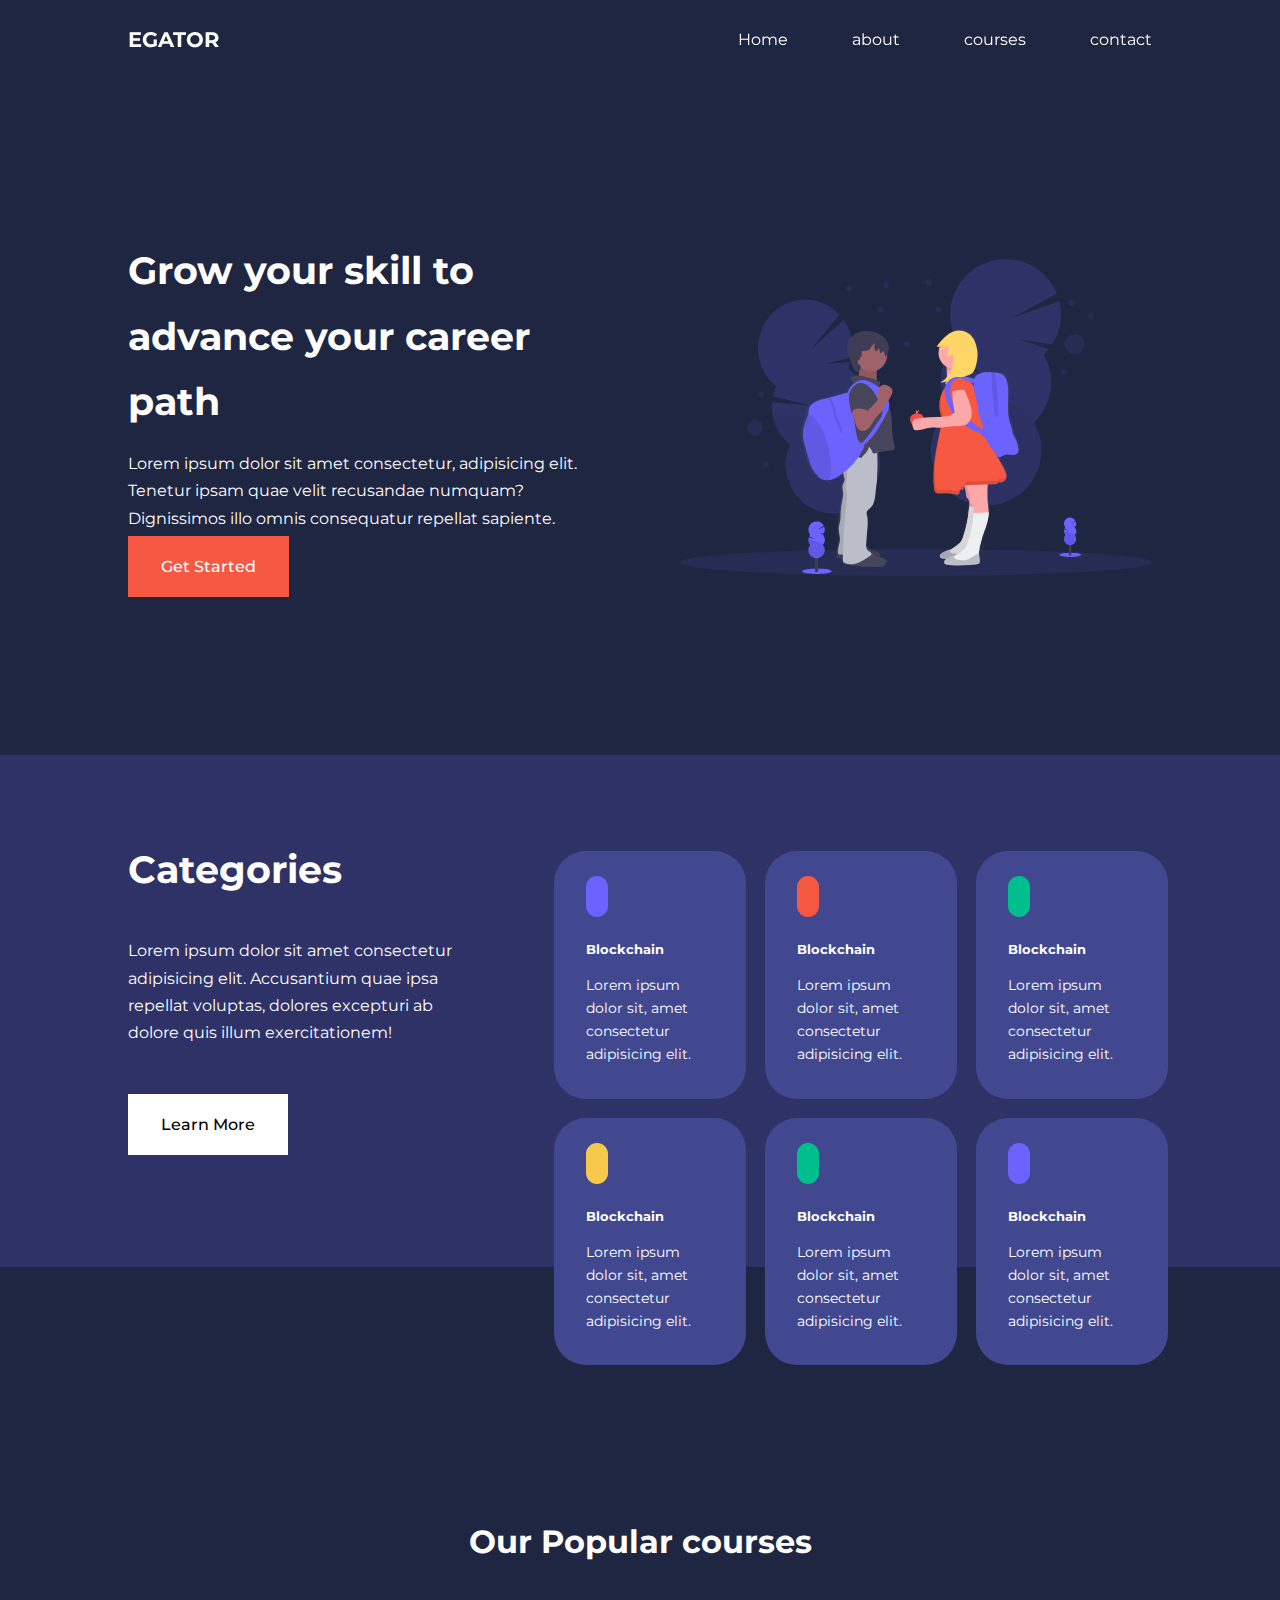
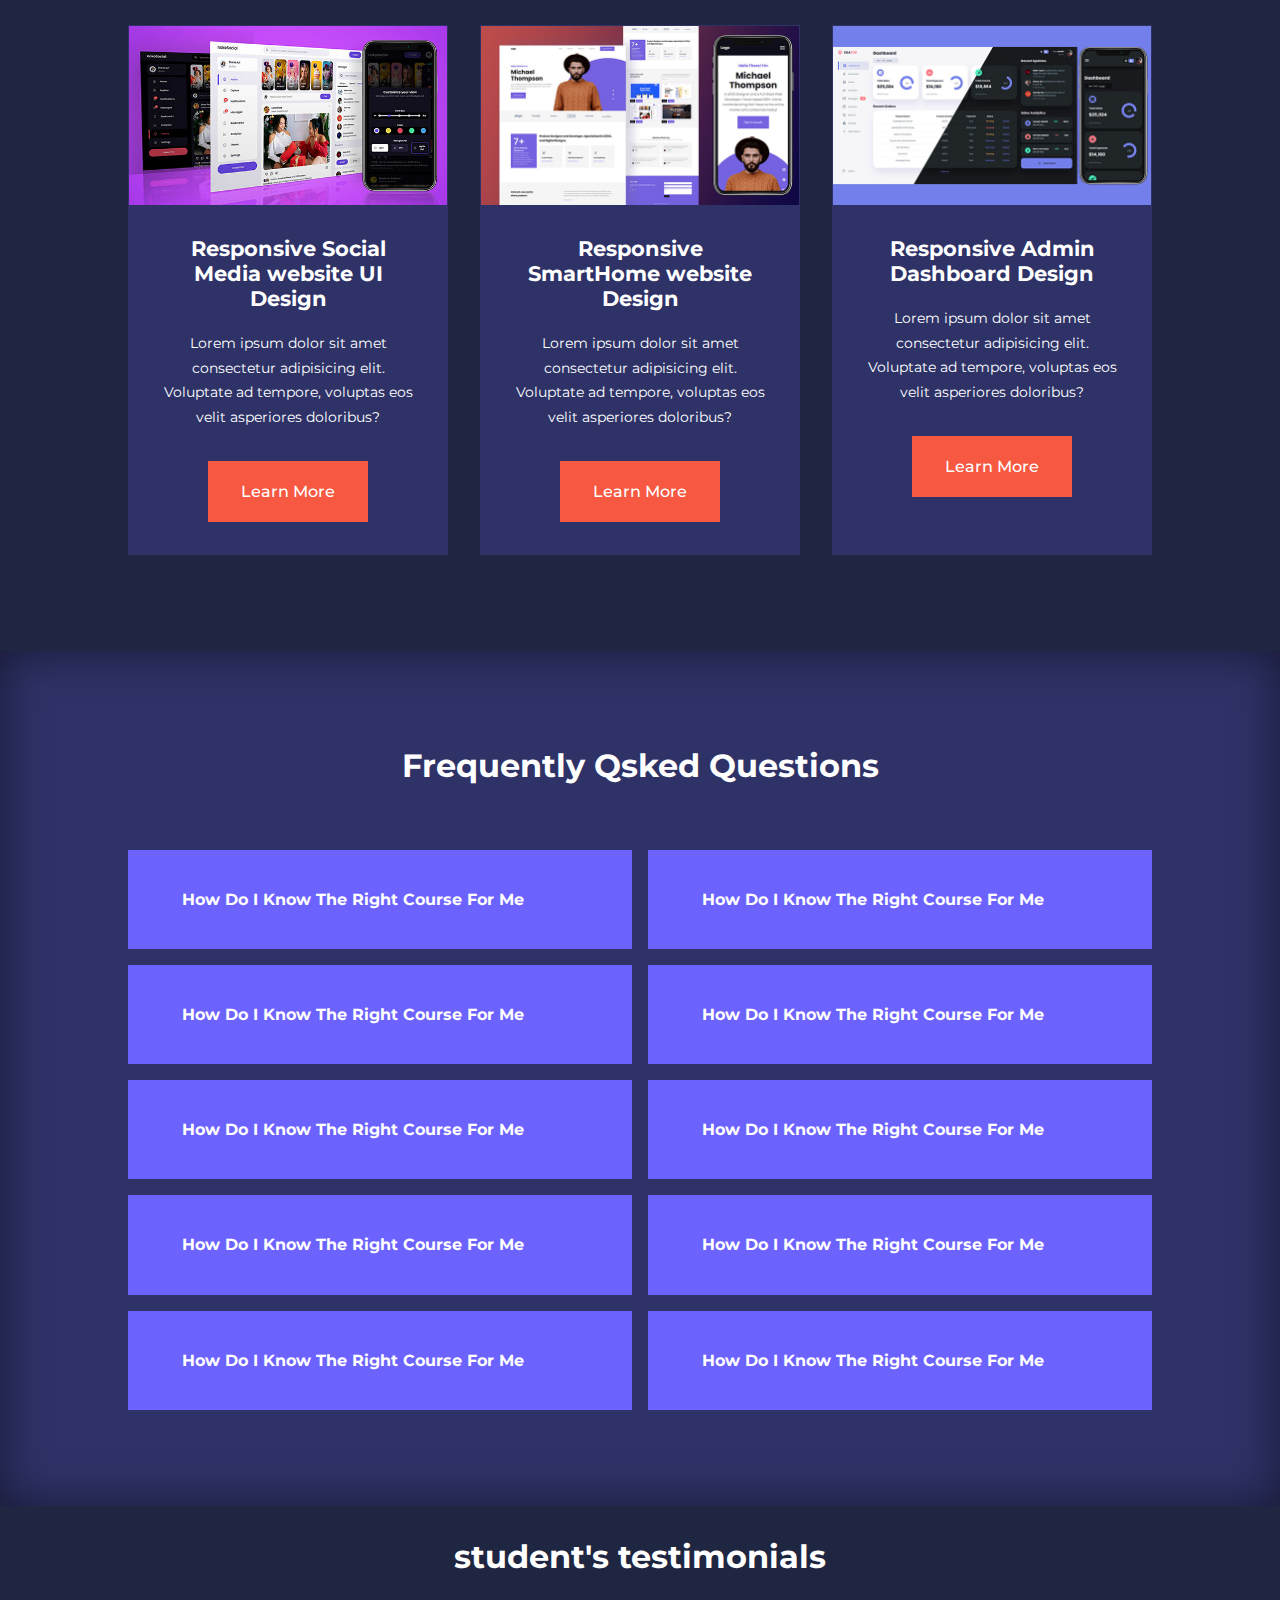
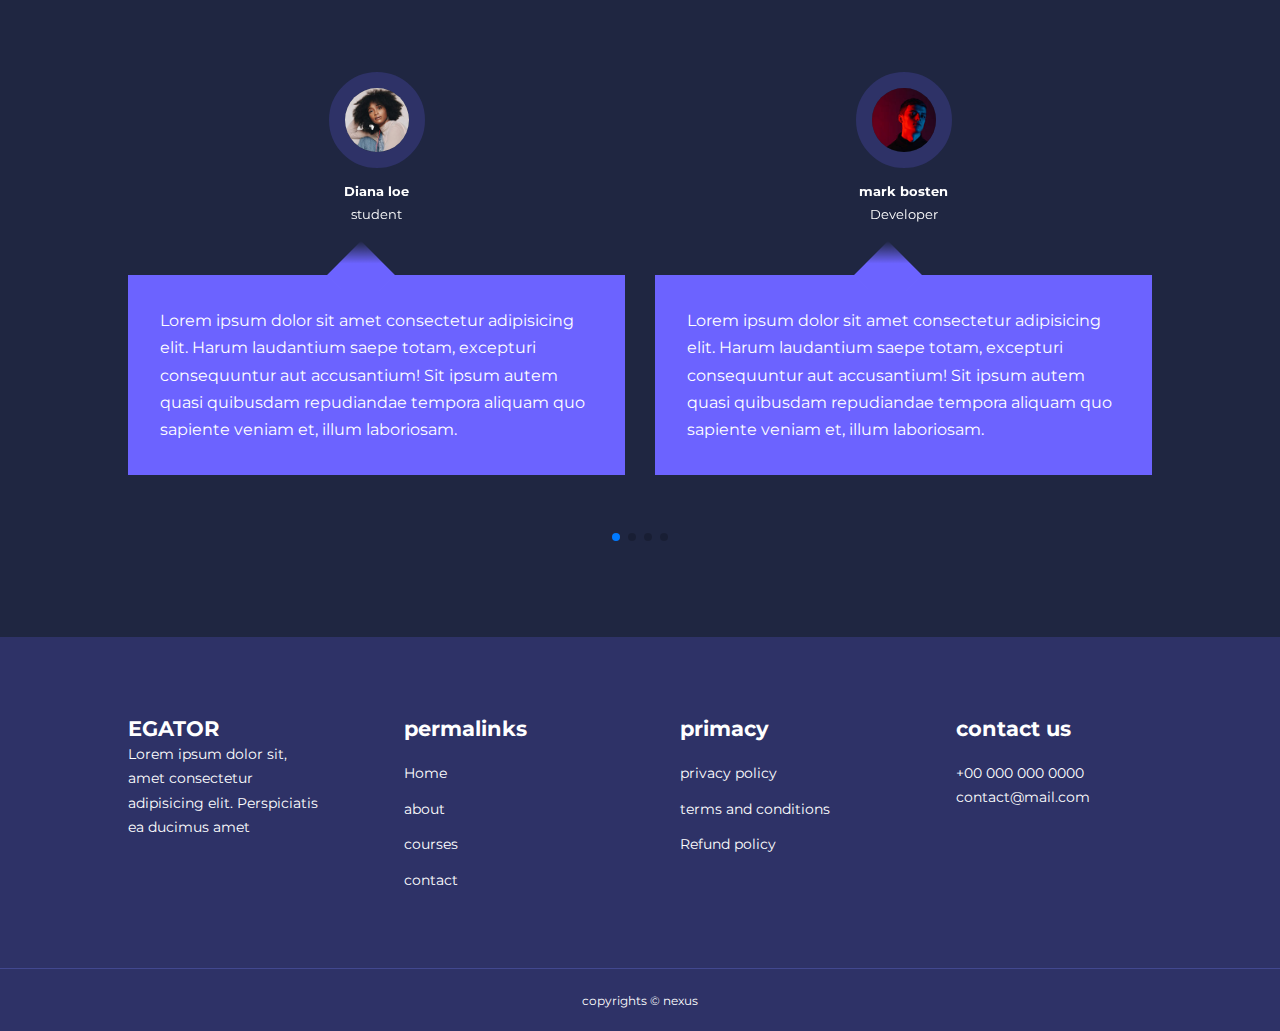
<file: index.html>
<!DOCTYPE html>
<html lang="en">

<head>
  <meta charset="UTF-8" />
  <meta name="viewport" content="width=device-width, initial-scale=1.0" />
  <title>responsive multipage educational website</title>
  <!-- iconscout cdn-->
  <link rel="stylesheet" href="https://unicons.iconscout.com/release/v4.0.8/css/line.css" />

  <!-- stylesheets-->
  <link rel="stylesheet" href="./css/style.css" />
  <!-- googlefont montserrat-->
  <link rel="preconnect" href="https://fonts.googleapis.com" />
  <link rel="preconnect" href="https://fonts.gstatic.com" crossorigin />
  <link
    href="https://fonts.googleapis.com/css2?family=Montserrat:wght@300;400;500;600;700;800;900&family=Roboto:ital,wght@0,100;1,100&display=swap"
    rel="stylesheet" />
  <!-- swipper js -->
  <link rel="stylesheet" href="https://cdn.jsdelivr.net/npm/swiper@11/swiper-bundle.min.css" />
</head>

<body>
  <!--navbar start-->
  <nav>
    <div class="container nav__container">
      <a href="index.html">
        <h4>EGATOR</h4>
      </a>
      <ul class="nav__menu">
        <li><a href="index.html">Home</a></li>
        <li><a href="about.html">about</a></li>
        <li><a href="courses.html">courses</a></li>
        <li><a href="contact.html">contact </a></li>
      </ul>
      <button id="open-menu-btn"><i class="uil uil-bars"></i></button>
      <button id="close-menu-btn"><i class="uil uil-multiply"></i></button>
    </div>
  </nav>
  <!--end of navbar-->

  <!-- header start-->
  <header>
    <div class="container header__container">
      <div class="header__left">
        <h1>Grow your skill to advance your career path</h1>
        <p>
          Lorem ipsum dolor sit amet consectetur, adipisicing elit. Tenetur
          ipsam quae velit recusandae numquam? Dignissimos illo omnis
          consequatur repellat sapiente.
        </p>
        <a href="courses.html" class="btn btn-primary"> Get Started</a>
      </div>
      <div class="header__right">
        <div class="header__right-img">
          <img src="./images/header.svg" alt="header" />
        </div>
      </div>
    </div>
  </header>
  <!--end of header-->

  <section class="categories">
    <div class="container categories__container">
      <!--categories left side-->
      <div class="categories__left">
        <h1>Categories</h1>
        <p>
          Lorem ipsum dolor sit amet consectetur adipisicing elit. Accusantium
          quae ipsa repellat voluptas, dolores excepturi ab dolore quis illum
          exercitationem!
        </p>
        <a href="#" class="btn"> Learn More</a>
      </div>
      <!-- end categories left side-->

      <!--categories right side-->
      <div class="categories__right">
        <!--article 1-->
        <article class="category">
          <span class="category__icon"><i class="uil uil-bitcoin-circle"></i></span>
          <h5>Blockchain</h5>
          <p>Lorem ipsum dolor sit, amet consectetur adipisicing elit.</p>
        </article>
        <!--end article 1-->
        <!--article 2 -->
        <article class="category">
          <span class="category__icon"><i class="uil uil-bitcoin-circle"></i></span>
          <h5>Blockchain</h5>
          <p>Lorem ipsum dolor sit, amet consectetur adipisicing elit.</p>
        </article>
        <!-- end article 2-->
        <!--article 3-->
        <article class="category">
          <span class="category__icon"><i class="uil uil-bitcoin-circle"></i></span>
          <h5>Blockchain</h5>
          <p>Lorem ipsum dolor sit, amet consectetur adipisicing elit.</p>
        </article>
        <!--end article 3-->
        <!--article \4-->
        <article class="category">
          <span class="category__icon"><i class="uil uil-bitcoin-circle"></i></span>
          <h5>Blockchain</h5>
          <p>Lorem ipsum dolor sit, amet consectetur adipisicing elit.</p>
        </article>
        <!-- end article 4-->
        <!--article 5-->
        <article class="category">
          <span class="category__icon"><i class="uil uil-bitcoin-circle"></i></span>
          <h5>Blockchain</h5>
          <p>Lorem ipsum dolor sit, amet consectetur adipisicing elit.</p>
        </article>
        <!--end article 5-->
        <!--article 6-->
        <article class="category">
          <span class="category__icon"><i class="uil uil-bitcoin-circle"></i></span>
          <h5>Blockchain</h5>
          <p>Lorem ipsum dolor sit, amet consectetur adipisicing elit.</p>
        </article>
        <!--end article 6-->
      </div>
      <!--end categories right side-->
    </div>
  </section>
  <!---===================== end of categories=================-->

  <!--============== courses section ==================-->
  <section class="courses">
    <h2>Our Popular courses</h2>
    <div class="container courses__container">
      <!-- course one -->
      <article class="course">
        <div class="course__image">
          <img src="./images/course1.jpg" />
        </div>
        <div class="course__info">
          <h4>Responsive Social Media website UI Design</h4>
          <p>
            Lorem ipsum dolor sit amet consectetur adipisicing elit. Voluptate
            ad tempore, voluptas eos velit asperiores doloribus?
          </p>
          <a href="courses.html" class="btn btn-primary"> Learn More</a>
        </div>
      </article>
      <!-- end course one -->

      <!-- course two -->
      <article class="course">
        <div class="course__image">
          <img src="./images/course2.jpg" />
        </div>
        <div class="course__info">
          <h4>Responsive SmartHome website Design</h4>
          <p>
            Lorem ipsum dolor sit amet consectetur adipisicing elit. Voluptate
            ad tempore, voluptas eos velit asperiores doloribus?
          </p>
          <a href="courses.html" class="btn btn-primary"> Learn More</a>
        </div>
      </article>
      <!--end course two -->

      <!-- course three -->
      <article class="course">
        <div class="course__image">
          <img src="./images/course3.jpg" />
        </div>
        <div class="course__info">
          <h4>Responsive Admin Dashboard Design</h4>
          <p>
            Lorem ipsum dolor sit amet consectetur adipisicing elit. Voluptate
            ad tempore, voluptas eos velit asperiores doloribus?
          </p>
          <a href="courses.html" class="btn btn-primary"> Learn More</a>
        </div>
      </article>
      <!-- end course three -->
    </div>
  </section>
  <!--============== END OF COURSES=============== -->

  <!--==============questions section ============== -->

  <section class="faqs">
    <h2>Frequently Qsked Questions</h2>
    <div class="container faqs__container">
      <!-- Q1-->
      <article class="faq">
        <div class="faq__icon"><i class="uil uil-plus"></i></div>
        <div class="question__answer">
          <h4>How Do I Know The Right Course For Me</h4>
          <p>
            Lorem ipsum dolor, sit amet consectetur adipisicing elit. Placeat
            fugit praesentium accusamus ipsa! Suscipit tempora cupiditate
            obcaecati nemo beatae vel, perspiciatis accusantium laudantium,
            inventore perferendis sapiente quia. Blanditiis, voluptates
            molestias.
          </p>
        </div>
      </article>
      <!-- end of Q1-->
      <!--  Q2-->
      <article class="faq">
        <div class="faq__icon"><i class="uil uil-plus"></i></div>
        <div class="question__answer">
          <h4>How Do I Know The Right Course For Me</h4>
          <p>
            Lorem ipsum dolor, sit amet consectetur adipisicing elit. Placeat
            fugit praesentium accusamus ipsa! Suscipit tempora cupiditate
            obcaecati nemo beatae vel, perspiciatis accusantium laudantium,
            inventore perferendis sapiente quia. Blanditiis, voluptates
            molestias.
          </p>
        </div>
      </article>
      <!-- end of Q2-->
      <!--  Q3-->
      <article class="faq">
        <div class="faq__icon"><i class="uil uil-plus"></i></div>
        <div class="question__answer">
          <h4>How Do I Know The Right Course For Me</h4>
          <p>
            Lorem ipsum dolor, sit amet consectetur adipisicing elit. Placeat
            fugit praesentium accusamus ipsa! Suscipit tempora cupiditate
            obcaecati nemo beatae vel, perspiciatis accusantium laudantium,
            inventore perferendis sapiente quia. Blanditiis, voluptates
            molestias.
          </p>
        </div>
      </article>
      <!--end of  Q3-->
      <!-- q4 -->
      <article class="faq">
        <div class="faq__icon"><i class="uil uil-plus"></i></div>
        <div class="question__answer">
          <h4>How Do I Know The Right Course For Me</h4>
          <p>
            Lorem ipsum dolor, sit amet consectetur adipisicing elit. Placeat
            fugit praesentium accusamus ipsa! Suscipit tempora cupiditate
            obcaecati nemo beatae vel, perspiciatis accusantium laudantium,
            inventore perferendis sapiente quia. Blanditiis, voluptates
            molestias.
          </p>
        </div>
      </article>
      <!-- end of q4  -->
      <!-- q5 -->
      <article class="faq">
        <div class="faq__icon"><i class="uil uil-plus"></i></div>
        <div class="question__answer">
          <h4>How Do I Know The Right Course For Me</h4>
          <p>
            Lorem ipsum dolor, sit amet consectetur adipisicing elit. Placeat
            fugit praesentium accusamus ipsa! Suscipit tempora cupiditate
            obcaecati nemo beatae vel, perspiciatis accusantium laudantium,
            inventore perferendis sapiente quia. Blanditiis, voluptates
            molestias.
          </p>
        </div>
      </article>
      <!-- end of q5 -->
      <!-- q6 -->
      <article class="faq">
        <div class="faq__icon"><i class="uil uil-plus"></i></div>
        <div class="question__answer">
          <h4>How Do I Know The Right Course For Me</h4>
          <p>
            Lorem ipsum dolor, sit amet consectetur adipisicing elit. Placeat
            fugit praesentium accusamus ipsa! Suscipit tempora cupiditate
            obcaecati nemo beatae vel, perspiciatis accusantium laudantium,
            inventore perferendis sapiente quia. Blanditiis, voluptates
            molestias.
          </p>
        </div>
      </article>
      <!-- end q6 -->
      <!-- q7 -->
      <article class="faq">
        <div class="faq__icon"><i class="uil uil-plus"></i></div>
        <div class="question__answer">
          <h4>How Do I Know The Right Course For Me</h4>
          <p>
            Lorem ipsum dolor, sit amet consectetur adipisicing elit. Placeat
            fugit praesentium accusamus ipsa! Suscipit tempora cupiditate
            obcaecati nemo beatae vel, perspiciatis accusantium laudantium,
            inventore perferendis sapiente quia. Blanditiis, voluptates
            molestias.
          </p>
        </div>
      </article>
      <!-- end of q7 -->
      <!-- q8 -->
      <article class="faq">
        <div class="faq__icon"><i class="uil uil-plus"></i></div>
        <div class="question__answer">
          <h4>How Do I Know The Right Course For Me</h4>
          <p>
            Lorem ipsum dolor, sit amet consectetur adipisicing elit. Placeat
            fugit praesentium accusamus ipsa! Suscipit tempora cupiditate
            obcaecati nemo beatae vel, perspiciatis accusantium laudantium,
            inventore perferendis sapiente quia. Blanditiis, voluptates
            molestias.
          </p>
        </div>
      </article>
      <!-- end of q8 -->
      <!-- q9 -->
      <article class="faq">
        <div class="faq__icon"><i class="uil uil-plus"></i></div>
        <div class="question__answer">
          <h4>How Do I Know The Right Course For Me</h4>
          <p>
            Lorem ipsum dolor, sit amet consectetur adipisicing elit. Placeat
            fugit praesentium accusamus ipsa! Suscipit tempora cupiditate
            obcaecati nemo beatae vel, perspiciatis accusantium laudantium,
            inventore perferendis sapiente quia. Blanditiis, voluptates
            molestias.
          </p>
        </div>
      </article>
      <!-- end of q9 -->
      <!-- q10 -->
      <article class="faq">
        <div class="faq__icon"><i class="uil uil-plus"></i></div>
        <div class="question__answer">
          <h4>How Do I Know The Right Course For Me</h4>
          <p>
            Lorem ipsum dolor, sit amet consectetur adipisicing elit. Placeat
            fugit praesentium accusamus ipsa! Suscipit tempora cupiditate
            obcaecati nemo beatae vel, perspiciatis accusantium laudantium,
            inventore perferendis sapiente quia. Blanditiis, voluptates
            molestias.
          </p>
        </div>
      </article>
      <!-- end of q10 -->
    </div>
  </section>
  <!--========= END OF questions section ============== -->
  <!--========= END OF questions section ============== -->
  <section class="container testimonials__container swiper mySwiper">
    <h2>student's testimonials</h2>
    <div class="swiper-wrapper">
      <article class="testimonial swiper-slide">
        <div class="avatar">
          <img src="./images/avatar1.jpg" alt="" />
        </div>
        <div class="testimonial__info">
          <h5>Diana loe</h5>
          <small>student</small>
        </div>
        <div class="testimonial__body">
          <p>
            Lorem ipsum dolor sit amet consectetur adipisicing elit. Harum
            laudantium saepe totam, excepturi consequuntur aut accusantium!
            Sit ipsum autem quasi quibusdam repudiandae tempora aliquam quo
            sapiente veniam et, illum laboriosam.
          </p>
        </div>
      </article>

      <article class="testimonial swiper-slide">
        <div class="avatar">
          <img src="./images/avatar2.jpg" alt="" />
        </div>
        <div class="testimonial__info">
          <h5>mark bosten</h5>
          <small>Developer</small>
        </div>
        <div class="testimonial__body">
          <p>
            Lorem ipsum dolor sit amet consectetur adipisicing elit. Harum
            laudantium saepe totam, excepturi consequuntur aut accusantium!
            Sit ipsum autem quasi quibusdam repudiandae tempora aliquam quo
            sapiente veniam et, illum laboriosam.
          </p>
        </div>
      </article>

      <article class="testimonial swiper-slide">
        <div class="avatar">
          <img src="./images/avatar3.jpg" alt="" />
        </div>
        <div class="testimonial__info">
          <h5>john dom</h5>
          <small>Designer</small>
        </div>
        <div class="testimonial__body">
          <p>
            Lorem ipsum dolor sit amet consectetur adipisicing elit. Harum
            laudantium saepe totam, excepturi consequuntur aut accusantium!
            Sit ipsum autem quasi quibusdam repudiandae tempora aliquam quo
            sapiente veniam et, illum laboriosam.
          </p>
        </div>
      </article>

      <article class="testimonial swiper-slide">
        <div class="avatar">
          <img src="./images/avatar4.jpg" alt="" />
        </div>
        <div class="testimonial__info">
          <h5>dana mantes</h5>
          <small>engineer</small>
        </div>
        <div class="testimonial__body">
          <p>
            Lorem ipsum dolor sit amet consectetur adipisicing elit. Harum
            laudantium saepe totam, excepturi consequuntur aut accusantium!
            Sit ipsum autem quasi quibusdam repudiandae tempora aliquam quo
            sapiente veniam et, illum laboriosam.
          </p>
        </div>
      </article>

      <article class="testimonial swiper-slide">
        <div class="avatar">
          <img src="./images/avatar5.jpg" alt="" />
        </div>
        <div class="testimonial__info">
          <h5>angela breston</h5>
          <small>full stack developer</small>
        </div>
        <div class="testimonial__body">
          <p>
            Lorem ipsum dolor sit amet consectetur adipisicing elit. Harum
            laudantium saepe totam, excepturi consequuntur aut accusantium!
            Sit ipsum autem quasi quibusdam repudiandae tempora aliquam quo
            sapiente veniam et, illum laboriosam.
          </p>
        </div>
      </article>
    </div>
    </div>
    <br><br><br>
      <div class="swiper-pagination"></div>
  </section>
  <!-- start footer section  -->
  <footer >
    <div class="container footer__container">
      <div class="footer__1">
        <a href="index.html" class="footer__logo"><h4>EGATOR</h4></a>
        <p>Lorem ipsum dolor sit, amet consectetur adipisicing elit. Perspiciatis ea ducimus amet</p>
      </div>

      <div class="footer__2">
        <h4>permalinks</h4>
        <ul class="permalinks">
          <li><a href="index.html">Home</a></li>
          <li><a href="about.html">about</a></li>
          <li><a href="courses.html">courses</a></li>
          <li><a href="contact.html">contact</a></li>
        </ul>
      </div>

      <div class="footer__3">
        <h4>primacy</h4>
        <ul class="privacy">
          <li><a href="#">privacy policy</a></li>
          <li><a href="#">terms and conditions </a></li>
          <li><a href="#">Refund policy</a></li>
        </ul>
      </div>

      <div class="footer__4">
        <h4>contact us</h4>
        <div>
          <p> +00 000 000 0000</p>
          <p> contact@mail.com</p>
        </div>

        <ul class="footer__socials">
          <li><a href="#"><i class="uil uil-facebook-f"></i></a></li>
          <li><a href="#"><i class="uil uil-instagram-alt"></i></a></li>
          <li><a href="#"><i class="uil uil-twitter"></i></a></li>
          <li><a href="#"><i class="uil uil-linkedin-alt"></i></a></li>
        </ul>
      </div>



      
    </div>
    <div class="footer__copyrights">
      <small>copyrights &copy; nexus</small>
    </div>
  </footer>



















  <script src="https://cdn.jsdelivr.net/npm/swiper@11/swiper-bundle.min.js"></script>
  <script src="./main.js" defer></script>


  <script>
    var swiper = new Swiper(".mySwiper", {
      slidesPerView: 1,
      spaceBetween: 30,
      pagination: {
        el: ".swiper-pagination",
        clickable: true,
      },
      /* breakpoint */
      breakpoints:{
      600:{
        slidesPerView:2
      }
    }
    })
  </script>
</body>

</html>
</file>
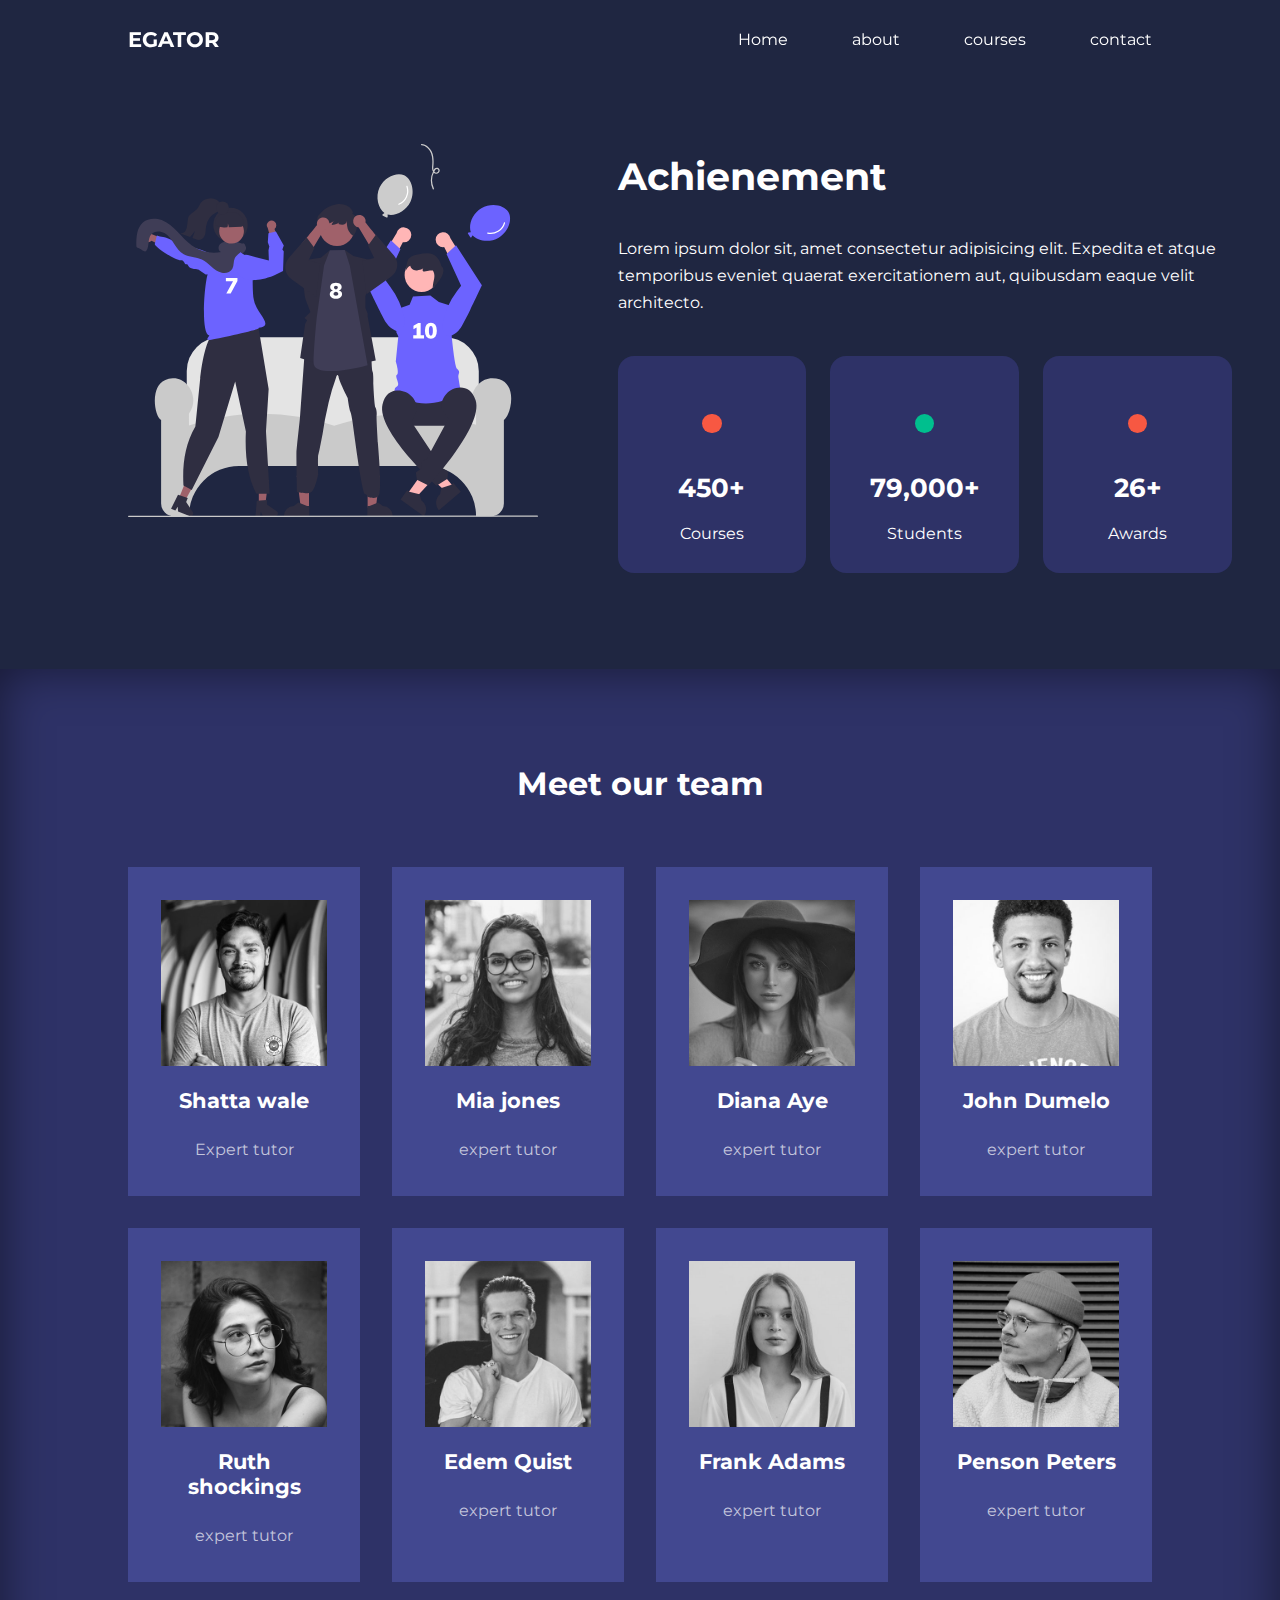
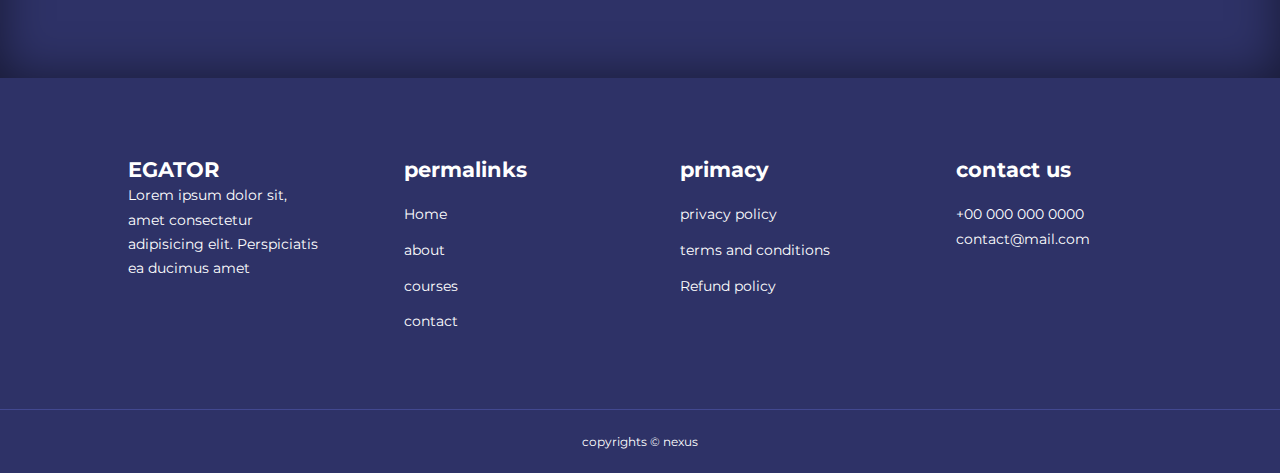
<file: about.html>
<!DOCTYPE html>
<html lang="en">

<head>
  <meta charset="UTF-8" />
  <meta name="viewport" content="width=device-width, initial-scale=1.0" />
  <title>responsive multipage educational website</title>
  <!-- iconscout cdn-->
  <link rel="stylesheet" href="https://unicons.iconscout.com/release/v4.0.8/css/line.css" />

  <!-- stylesheets-->
  <link rel="stylesheet" href="./css/style.css" />
  <link rel="stylesheet" href="./css/about.css" />
  <!-- googlefont montserrat-->
  <link rel="preconnect" href="https://fonts.googleapis.com" />
  <link rel="preconnect" href="https://fonts.gstatic.com" crossorigin />
  <link
    href="https://fonts.googleapis.com/css2?family=Montserrat:wght@300;400;500;600;700;800;900&family=Roboto:ital,wght@0,100;1,100&display=swap"
    rel="stylesheet" />
  <!-- swipper js -->
 

<body>
  <!--navbar start-->
  <nav>
    <div class="container nav__container">
      <a href="index.html">
        <h4>EGATOR</h4>
      </a>
      <ul class="nav__menu">
        <li><a href="index.html">Home</a></li>
        <li><a href="about.html">about</a></li>
        <li><a href="courses.html">courses</a></li>
        <li><a href="contact.html">contact </a></li>
      </ul>
      <button id="open-menu-btn"><i class="uil uil-bars"></i></button>
      <button id="close-menu-btn"><i class="uil uil-multiply"></i></button>
    </div>
  </nav>

  <!-- ACHIEVEMENTS SECTION -->
  <section class="about__achievements">
    <div class="container about__achievements-container">
        <div class="about__achievements-left">
            <img src="./images/about achievements.svg" alt="">
        </div>
        <div class="about__achievements-right">
            <h1>Achienement</h1>
            <p>Lorem ipsum dolor sit, amet consectetur adipisicing elit. Expedita et atque temporibus eveniet quaerat exercitationem aut, quibusdam eaque velit architecto.</p>
            <div class="achievements__cards">
                <!-- article1 -->
                <article class="achievement__card">
                    <span class="achievement__icon"><i class="uil uil-video"></i></span>
                    <h3>450+</h3>
                    <p>Courses</p>
                </article>

                <!-- article2 -->
                <article class="achievement__card">
                    <span class="achievement__icon"><i class="uil uil-users-alt"></i></span>
                    <h3>79,000+</h3>
                    <p>Students</p>
                </article>

                 <!-- article3 -->
                 <article class="achievement__card">
                    <span class="achievement__icon"><i class="uil uil-trophy"></i></span>
                    <h3>26+</h3>
                    <p>Awards</p>
                </article>
            </div>
        </div>
    </div>
  </section>
  <!-- END OF ACHIEVMENTS -->


  <section class="team">
    <h2>Meet our team</h2>
    <div class="container team__container">
      <article class="team__member">
       <div class="team__member-image">
        <img src="./images/tm1.jpg" >
       </div>
       <div class="team__member-info">
        <h4> Shatta wale </h4>
        <p>Expert tutor</p>
       </div>
       <div class="team__member-socials">
        <a href="https://instagram" target="_blank"><i class="uil uil-instagram"></i></a>

        <a href="https://twitter" target="_blank"><i class="uil uil-twitter-alt"></i></a>

        <a href="https://linkedin" target="_blank"><i class="uil uil-linkedin-alt"></i></a>
       </div>
      </article>

      <article class="team__member">
        <div class="team__member-image">
         <img src="./images/tm2.jpg" >
        </div>
        <div class="team__member-info">
         <h4>Mia jones</h4>
         <p>expert tutor</p>
        </div>
        <div class="team__member-socials">
         <a href="https://instagram" target="_blank"><i class="uil uil-instagram"></i></a>
 
         <a href="https://twitter" target="_blank"><i class="uil uil-twitter-alt"></i></a>
 
         <a href="https://linkedin" target="_blank"><i class="uil uil-linkedin-alt"></i></a>
        </div>
       </article>

       <article class="team__member">
        <div class="team__member-image">
         <img src="./images/tm3.jpg" >
        </div>
        <div class="team__member-info">
         <h4>Diana Aye</h4>
         <p>expert tutor</p>
        </div>
        <div class="team__member-socials">
         <a href="https://instagram" target="_blank"><i class="uil uil-instagram"></i></a>
 
         <a href="https://twitter" target="_blank"><i class="uil uil-twitter-alt"></i></a>
 
         <a href="https://linkedin" target="_blank"><i class="uil uil-linkedin-alt"></i></a>
        </div>
       </article>

       <article class="team__member">
        <div class="team__member-image">
         <img src="./images/tm4.jpg" >
        </div>
        <div class="team__member-info">
         <h4>John Dumelo</h4>
         <p>expert tutor</p>
        </div>
        <div class="team__member-socials">
         <a href="https://instagram" target="_blank"><i class="uil uil-instagram"></i></a>
 
         <a href="https://twitter" target="_blank"><i class="uil uil-twitter-alt"></i></a>
 
         <a href="https://linkedin" target="_blank"><i class="uil uil-linkedin-alt"></i></a>
        </div>
       </article>

       <article class="team__member">
        <div class="team__member-image">
         <img src="./images/tm5.jpg" >
        </div>
        <div class="team__member-info">
         <h4>Ruth shockings</h4>
         <p>expert tutor</p>
        </div>
        <div class="team__member-socials">
         <a href="https://instagram" target="_blank"><i class="uil uil-instagram"></i></a>
 
         <a href="https://twitter" target="_blank"><i class="uil uil-twitter-alt"></i></a>
 
         <a href="https://linkedin" target="_blank"><i class="uil uil-linkedin-alt"></i></a>
        </div>
       </article>

       <article class="team__member">
        <div class="team__member-image">
         <img src="./images/tm6.jpg" >
        </div>
        <div class="team__member-info">
         <h4>Edem Quist</h4>
         <p>expert tutor</p>
        </div>
        <div class="team__member-socials">
         <a href="https://instagram" target="_blank"><i class="uil uil-instagram"></i></a>
 
         <a href="https://twitter" target="_blank"><i class="uil uil-twitter-alt"></i></a>
 
         <a href="https://linkedin" target="_blank"><i class="uil uil-linkedin-alt"></i></a>
        </div>
       </article>

       <article class="team__member">
        <div class="team__member-image">
         <img src="./images/tm7.jpg" >
        </div>
        <div class="team__member-info">
         <h4>Frank Adams</h4>
         <p>expert tutor</p>
        </div>
        <div class="team__member-socials">
         <a href="https://instagram" target="_blank"><i class="uil uil-instagram"></i></a>
 
         <a href="https://twitter" target="_blank"><i class="uil uil-twitter-alt"></i></a>
 
         <a href="https://linkedin" target="_blank"><i class="uil uil-linkedin-alt"></i></a>
        </div>
       </article>

       <article class="team__member">
        <div class="team__member-image">
         <img src="./images/tm8.jpg" >
        </div>
        <div class="team__member-info">
         <h4>Penson Peters</h4>
         <p>expert tutor</p>
        </div>
        <div class="team__member-socials">
         <a href="https://instagram" target="_blank"><i class="uil uil-instagram"></i></a>
 
         <a href="https://twitter" target="_blank"><i class="uil uil-twitter-alt"></i></a>
 
         <a href="https://linkedin" target="_blank"><i class="uil uil-linkedin-alt"></i></a>
        </div>
       </article>

    </div>
  </section>

  <!-- ============= END OF TEAM SECTION============= -->















   <!-- start footer section  -->
   <footer >
    <div class="container footer__container">
      <div class="footer__1">
        <a href="index.html" class="footer__logo"><h4>EGATOR</h4></a>
        <p>Lorem ipsum dolor sit, amet consectetur adipisicing elit. Perspiciatis ea ducimus amet</p>
      </div>

      <div class="footer__2">
        <h4>permalinks</h4>
        <ul class="permalinks">
          <li><a href="index.html">Home</a></li>
          <li><a href="about.html">about</a></li>
          <li><a href="courses.html">courses</a></li>
          <li><a href="contact.html">contact</a></li>
        </ul>
      </div>

      <div class="footer__3">
        <h4>primacy</h4>
        <ul class="privacy">
          <li><a href="#">privacy policy</a></li>
          <li><a href="#">terms and conditions </a></li>
          <li><a href="#">Refund policy</a></li>
        </ul>
      </div>

      <div class="footer__4">
        <h4>contact us</h4>
        <div>
          <p> +00 000 000 0000</p>
          <p> contact@mail.com</p>
        </div>

        <ul class="footer__socials">
          <li><a href="#"><i class="uil uil-facebook-f"></i></a></li>
          <li><a href="#"><i class="uil uil-instagram-alt"></i></a></li>
          <li><a href="#"><i class="uil uil-twitter"></i></a></li>
          <li><a href="#"><i class="uil uil-linkedin-alt"></i></a></li>
        </ul>
      </div>



      
    </div>
    <div class="footer__copyrights">
      <small>copyrights &copy; nexus</small>
    </div>
  </footer>
  <script src="./main.js" defer></script>
</body>

</html>
</file>
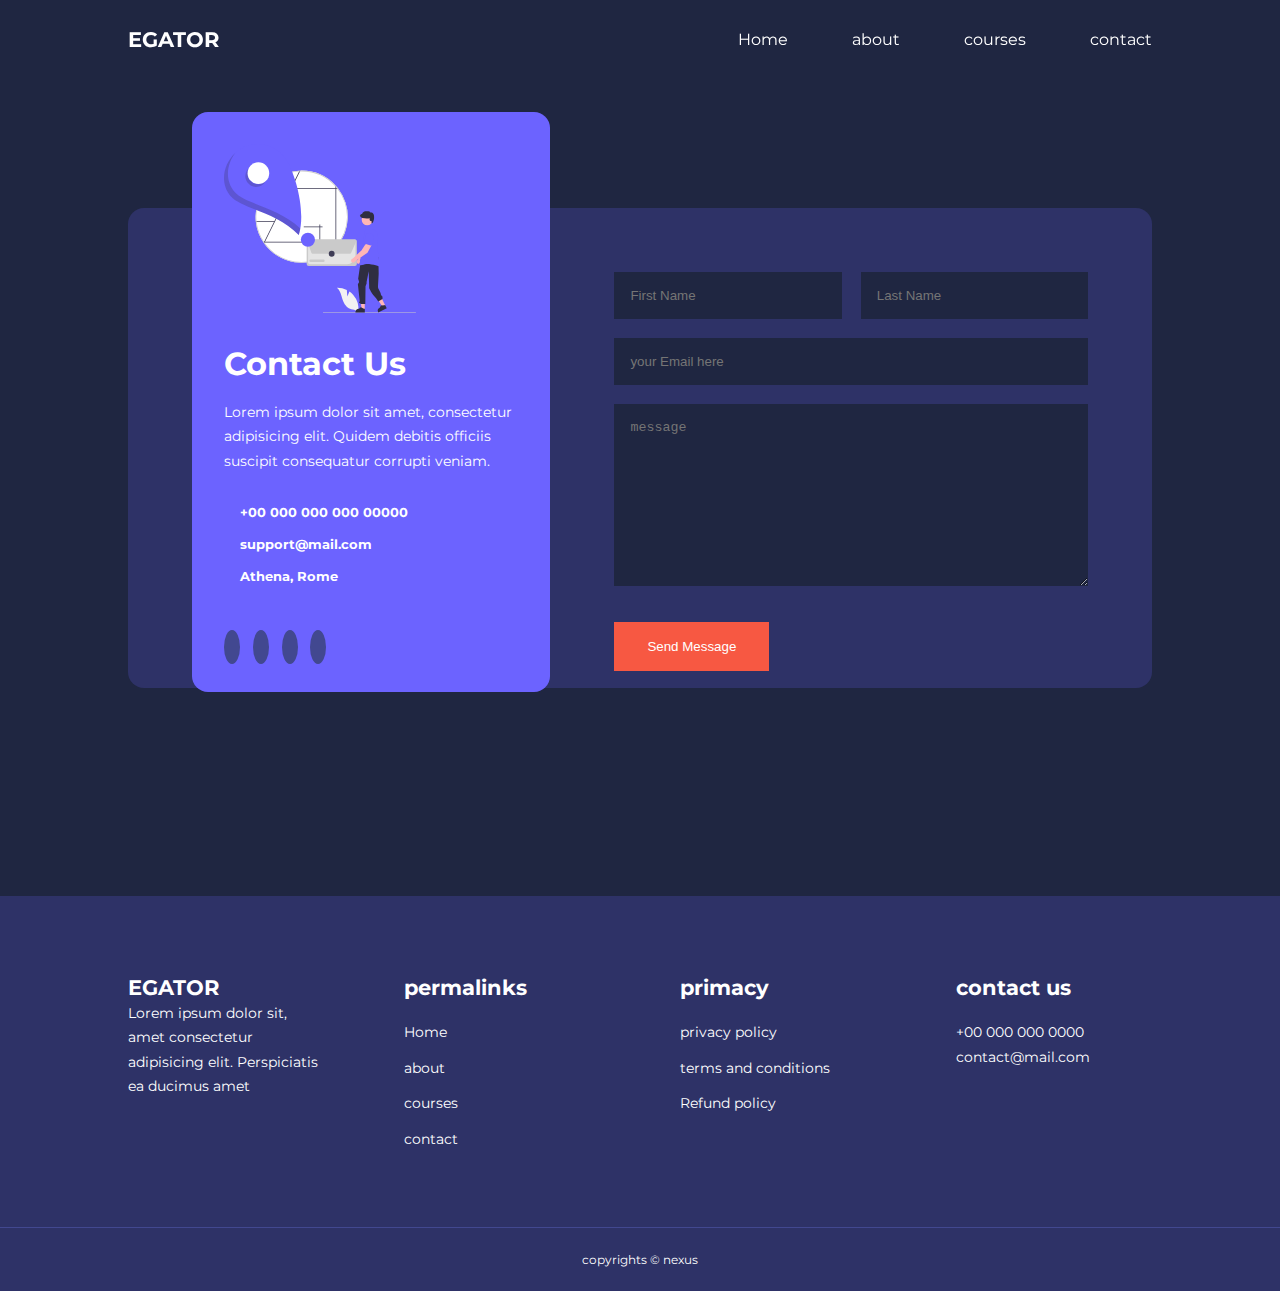
<file: contact.html>
<!DOCTYPE html>
<html lang="en">

<head>
  <meta charset="UTF-8" />
  <meta name="viewport" content="width=device-width, initial-scale=1.0" />
  <title>responsive multipage educational website</title>
  <!-- iconscout cdn-->
  <link rel="stylesheet" href="https://unicons.iconscout.com/release/v4.0.8/css/line.css" />

  <!-- stylesheets-->
  <link rel="stylesheet" href="./css/style.css" />
  <link rel="stylesheet" href="./css/contact.css" />
  <!-- googlefont montserrat-->
  <link rel="preconnect" href="https://fonts.googleapis.com" />
  <link rel="preconnect" href="https://fonts.gstatic.com" crossorigin />
  <link
    href="https://fonts.googleapis.com/css2?family=Montserrat:wght@300;400;500;600;700;800;900&family=Roboto:ital,wght@0,100;1,100&display=swap"
    rel="stylesheet" />
  <!-- swipper js -->
 

<body>
  <!--navbar start-->
  <nav>
    <div class="container nav__container">
      <a href="index.html">
        <h4>EGATOR</h4>
      </a>
      <ul class="nav__menu">
        <li><a href="index.html">Home</a></li>
        <li><a href="about.html">about</a></li>
        <li><a href="courses.html">courses</a></li>
        <li><a href="contact.html">contact </a></li>
      </ul>
      <button id="open-menu-btn"><i class="uil uil-bars"></i></button>
      <button id="close-menu-btn"><i class="uil uil-multiply"></i></button>
    </div>
  </nav>
  <!-- end of navbar -->
  <section class="contact">
    <div class="container contact__container">
        <asdie class="contact__aside">
            <div class="aside__image">
                <img src="./images/contact.svg" >
            </div>
            <h2>Contact Us</h2>
            <p>Lorem ipsum dolor sit amet, consectetur adipisicing elit. Quidem debitis officiis suscipit consequatur corrupti veniam.</p>
            <ul class="contact__details">
                <li> 
                    <i class="uil uil-phone-times"></i>
                    <h5>+00 000 000 000 00000</h5>
                 </li>

                 <li> 
                    <i class="uil uil-envelope"></i>
                    <h5>support@mail.com</h5>
                 </li>
                 
                 <li> 
                    <i class="uil uil-Location-point"></i>
                    <h5>Athena, Rome</h5>
                 </li>
            </ul>

            <ul class="contact__socials">
                <li>  <a href="https://facebook.com"> <i class="uil uil-facebook-f"></i></a></li>
                <li>  <a href="https://instagram.com"> <i class="uil uil-instagram-alt"></i></a></li>
                <li>  <a href="https://twitter.com"> <i class="uil uil-twitter"></i></a></li>
                <li>  <a href="https://Linkedin.com"> <i class=" uil uil-linkedin-alt"></i></a></li>
            </ul>
        </asdie>

        <!-- CONTACT FORM -->

        <form action="https://formspree.io/f/xaygrkbn" method="post" class="contact__form">
            <div class="form__name">
                <input type="text" name="First Name" placeholder="First Name " required>
                <input type="text" name="First Name" placeholder="Last Name" required>
            </div>
            <input type="email" name="Email Address" placeholder="your Email here" required>
            <textarea name="message"  rows="10" placeholder="message" required></textarea>
            <button type="submit" class="btn btn-primary"> Send Message</button>
        </form>
    </div>
  </section>











  <!-- start footer section  -->
  <footer >
    <div class="container footer__container">
      <div class="footer__1">
        <a href="index.html" class="footer__logo"><h4>EGATOR</h4></a>
        <p>Lorem ipsum dolor sit, amet consectetur adipisicing elit. Perspiciatis ea ducimus amet</p>
      </div>

      <div class="footer__2">
        <h4>permalinks</h4>
        <ul class="permalinks">
          <li><a href="index.html">Home</a></li>
          <li><a href="about.html">about</a></li>
          <li><a href="courses.html">courses</a></li>
          <li><a href="contact.html">contact</a></li>
        </ul>
      </div>

      <div class="footer__3">
        <h4>primacy</h4>
        <ul class="privacy">
          <li><a href="#">privacy policy</a></li>
          <li><a href="#">terms and conditions </a></li>
          <li><a href="#">Refund policy</a></li>
        </ul>
      </div>

      <div class="footer__4">
        <h4>contact us</h4>
        <div>
          <p> +00 000 000 0000</p>
          <p> contact@mail.com</p>
        </div>

        <ul class="footer__socials">
          <li><a href="#"><i class="uil uil-facebook-f"></i></a></li>
          <li><a href="#"><i class="uil uil-instagram-alt"></i></a></li>
          <li><a href="#"><i class="uil uil-twitter"></i></a></li>
          <li><a href="#"><i class="uil uil-linkedin-alt"></i></a></li>
        </ul>
      </div>



      
    </div>
    <div class="footer__copyrights">
      <small>copyrights &copy; nexus</small>
    </div>
  </footer>






  <script src="https://cdn.jsdelivr.net/npm/swiper@11/swiper-bundle.min.js"></script>
  <script src="./main.js" defer></script>


  <script>
    var swiper = new Swiper(".mySwiper", {
      slidesPerView: 1,
      spaceBetween: 30,
      pagination: {
        el: ".swiper-pagination",
        clickable: true,
      },
      /* breakpoint */
      breakpoints:{
      600:{
        slidesPerView:2
      }
    }
    })
  </script>
</body>

</html>
</file>
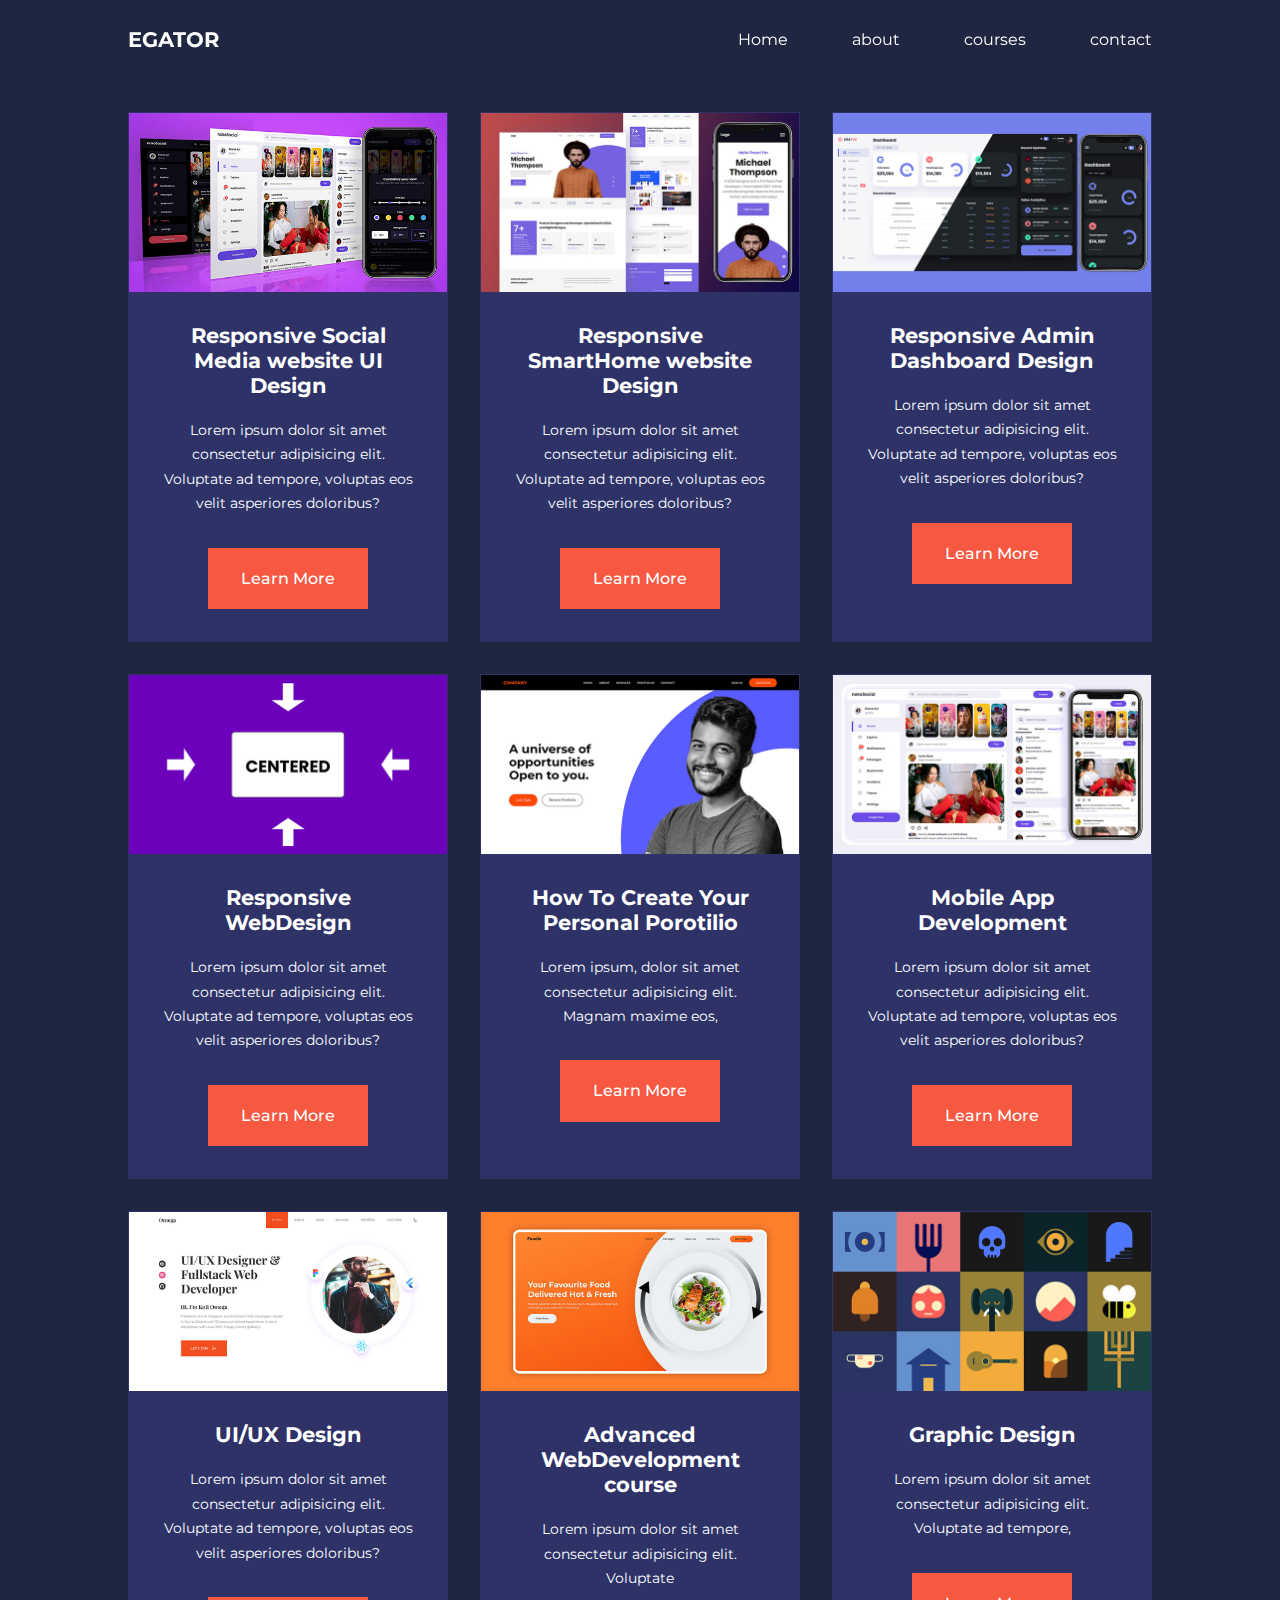
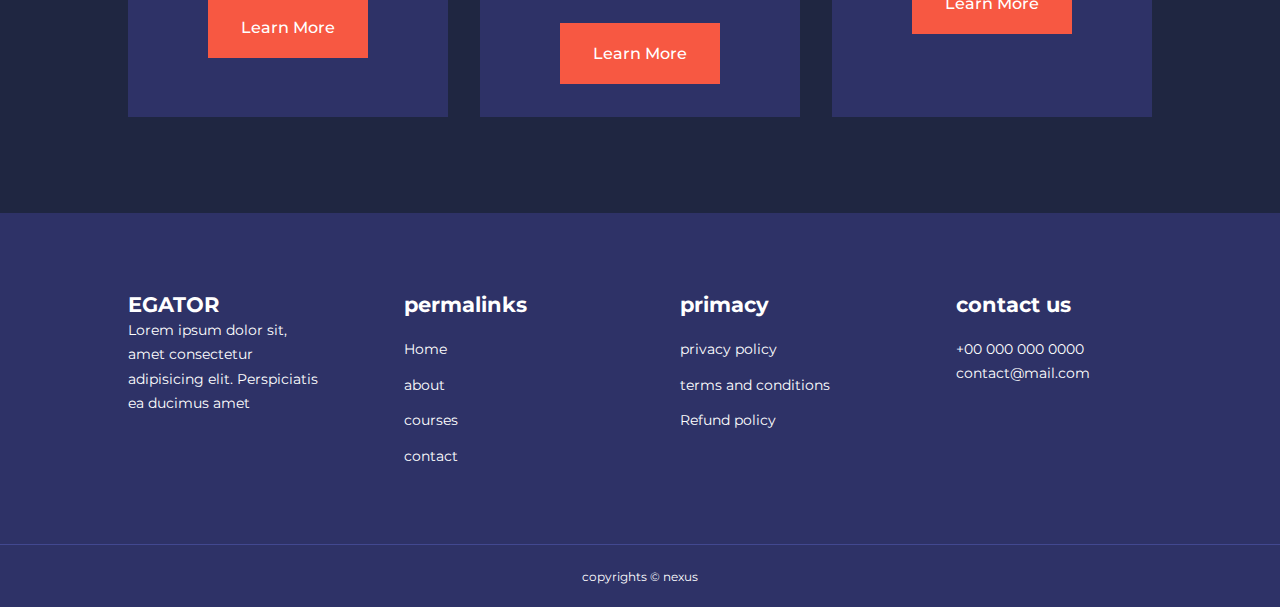
<file: courses.html>
<!DOCTYPE html>
<html lang="en">

<head>
  <meta charset="UTF-8" />
  <meta name="viewport" content="width=device-width, initial-scale=1.0" />
  <title>responsive multipage educational website</title>
  <!-- iconscout cdn-->
  <link rel="stylesheet" href="https://unicons.iconscout.com/release/v4.0.8/css/line.css" />

  <!-- stylesheets-->
  <link rel="stylesheet" href="./css/style.css" />
  <style>
    .courses{
        margin-top: 1rem;
    }
  </style>
  <!-- googlefont montserrat-->
  <link rel="preconnect" href="https://fonts.googleapis.com" />
  <link rel="preconnect" href="https://fonts.gstatic.com" crossorigin />
  <link
    href="https://fonts.googleapis.com/css2?family=Montserrat:wght@300;400;500;600;700;800;900&family=Roboto:ital,wght@0,100;1,100&display=swap"
    rel="stylesheet" />
  <!-- swipper js -->
 

<body>
  <!--navbar start-->
  <nav>
    <div class="container nav__container">
      <a href="index.html">
        <h4>EGATOR</h4>
      </a>
      <ul class="nav__menu">
        <li><a href="index.html">Home</a></li>
        <li><a href="about.html">about</a></li>
        <li><a href="courses.html">courses</a></li>
        <li><a href="contact.html">contact </a></li>
      </ul>
      <button id="open-menu-btn"><i class="uil uil-bars"></i></button>
      <button id="close-menu-btn"><i class="uil uil-multiply"></i></button>
    </div>
  </nav>
<!-- END OF NAVBAR -->

  <!--============== courses section ==================-->
  <section class="courses">
   
    <div class="container courses__container">
      <!-- course one -->
      <article class="course">
        <div class="course__image">
          <img src="./images/course1.jpg" />
        </div>
        <div class="course__info">
          <h4>Responsive Social Media website UI Design</h4>
          <p>
            Lorem ipsum dolor sit amet consectetur adipisicing elit. Voluptate
            ad tempore, voluptas eos velit asperiores doloribus?
          </p>
          <a href="courses.html" class="btn btn-primary"> Learn More</a>
        </div>
      </article>
      <!-- end course one -->

      <!-- course two -->
      <article class="course">
        <div class="course__image">
          <img src="./images/course2.jpg" />
        </div>
        <div class="course__info">
          <h4>Responsive SmartHome website Design</h4>
          <p>
            Lorem ipsum dolor sit amet consectetur adipisicing elit. Voluptate
            ad tempore, voluptas eos velit asperiores doloribus?
          </p>
          <a href="courses.html" class="btn btn-primary"> Learn More</a>
        </div>
      </article>
      <!--end course two -->

      <!-- course three -->
      <article class="course">
        <div class="course__image">
          <img src="./images/course3.jpg" />
        </div>
        <div class="course__info">
          <h4>Responsive Admin Dashboard Design</h4>
          <p>
            Lorem ipsum dolor sit amet consectetur adipisicing elit. Voluptate
            ad tempore, voluptas eos velit asperiores doloribus?
          </p>
          <a href="courses.html" class="btn btn-primary"> Learn More</a>
        </div>
      </article>
      <!-- end course three -->

      <article class="course">
        <div class="course__image">
          <img src="./images/course4.jpg" />
        </div>
        <div class="course__info">
          <h4>Responsive WebDesign </h4>
          <p>
            Lorem ipsum dolor sit amet consectetur adipisicing elit. Voluptate
            ad tempore, voluptas eos velit asperiores doloribus?
          </p>
          <a href="courses.html" class="btn btn-primary"> Learn More</a>
        </div>
      </article>

      <article class="course">
        <div class="course__image">
          <img src="./images/course5.jpg" />
        </div>
        <div class="course__info">
          <h4>How To Create Your Personal Porotilio</h4>
          <p>
           Lorem ipsum, dolor sit amet consectetur adipisicing elit. Magnam maxime eos, 
          </p>
          <a href="courses.html" class="btn btn-primary"> Learn More</a>
        </div>
      </article>

      <article class="course">
        <div class="course__image">
          <img src="./images/course6.jpg" />
        </div>
        <div class="course__info">
          <h4>Mobile App Development</h4>
          <p>
            Lorem ipsum dolor sit amet consectetur adipisicing elit. Voluptate
            ad tempore, voluptas eos velit asperiores doloribus?
          </p>
          <a href="courses.html" class="btn btn-primary"> Learn More</a>
        </div>
      </article>

      <article class="course">
        <div class="course__image">
          <img src="./images/course7.jpg" />
        </div>
        <div class="course__info">
          <h4>UI/UX Design</h4>
          <p>
            Lorem ipsum dolor sit amet consectetur adipisicing elit. Voluptate
            ad tempore, voluptas eos velit asperiores doloribus?
          </p>
          <a href="courses.html" class="btn btn-primary"> Learn More</a>
        </div>
      </article>

      <article class="course">
        <div class="course__image">
          <img src="./images/course8.jpg" />
        </div>
        <div class="course__info">
          <h4>Advanced WebDevelopment course </h4>
          <p>
            Lorem ipsum dolor sit amet consectetur adipisicing elit. Voluptate
            
          </p>
          <a href="courses.html" class="btn btn-primary"> Learn More</a>
        </div>
      </article>

    
      <article class="course">
        <div class="course__image">
          <img src="./images/course11.jpg" />
        </div>
        <div class="course__info">
          <h4>Graphic Design</h4>
          <p>
            Lorem ipsum dolor sit amet consectetur adipisicing elit. Voluptate
            ad tempore,
          </p>
          <a href="courses.html" class="btn btn-primary"> Learn More</a>
        </div>
      </article>
    </div>
  </section>
  <!--============== END OF COURSES=============== --> 

















<!-- start footer section  -->
<footer >
    <div class="container footer__container">
      <div class="footer__1">
        <a href="index.html" class="footer__logo"><h4>EGATOR</h4></a>
        <p>Lorem ipsum dolor sit, amet consectetur adipisicing elit. Perspiciatis ea ducimus amet</p>
      </div>

      <div class="footer__2">
        <h4>permalinks</h4>
        <ul class="permalinks">
          <li><a href="index.html">Home</a></li>
          <li><a href="about.html">about</a></li>
          <li><a href="courses.html">courses</a></li>
          <li><a href="contact.html">contact</a></li>
        </ul>
      </div>

      <div class="footer__3">
        <h4>primacy</h4>
        <ul class="privacy">
          <li><a href="#">privacy policy</a></li>
          <li><a href="#">terms and conditions </a></li>
          <li><a href="#">Refund policy</a></li>
        </ul>
      </div>

      <div class="footer__4">
        <h4>contact us</h4>
        <div>
          <p> +00 000 000 0000</p>
          <p> contact@mail.com</p>
        </div>

        <ul class="footer__socials">
          <li><a href="#"><i class="uil uil-facebook-f"></i></a></li>
          <li><a href="#"><i class="uil uil-instagram-alt"></i></a></li>
          <li><a href="#"><i class="uil uil-twitter"></i></a></li>
          <li><a href="#"><i class="uil uil-linkedin-alt"></i></a></li>
        </ul>
      </div>



      
    </div>
    <div class="footer__copyrights">
      <small>copyrights &copy; nexus</small>
    </div>
  </footer>
  <script src="./main.js" defer></script>
</body>

</html>
</file>
<file: css/style.css>
* {
  margin: 0;
  padding: 0;
  border: 0;
  outline: 0;
  box-sizing: border-box;
  text-decoration: none;
  list-style: none;
}
:root {
  --color-primary: #6c63ff;
  --color-success: #00bf8e;
  --color-warning: #f7c94b;
  --color-danger: #f75842;
  --color-danger-variant: rgba(247.88, 66, 0.4);
  --color-white: #fff;
  --color-light: rgba(255, 255, 255, 0.7);
  --color-black: #000;
  --color-bg: #1f2641;
  --color-bg1: #2e3267;
  --color-bg2: #424890;

  --container-width-lg: 80%;
  --container-width-md: 90%;
  --container-width-sm: 94%;

  --transition: all 400ms ease;
}

body {
  font-family: "Montserrat", sans-serif;
  line-height: 1.7;
  color: var(--color-white);
  background: var(--color-bg);
  scroll-behavior: smooth;
}
.container {
  width: var(--container-width-lg);
  margin: 0 auto;
  
}
section {
  padding: 6rem 0;
}
section h2 {
  text-align: center;
  margin-bottom: 4rem;
}
h2,
h2,
h3,
h4,
h5 {
  line-height: 1.2;
}
h1 {
  font-size: 2.4rem;
}
h2 {
  font-size: 2rem;
}
h3 {
  font-size: 1.6rem;
}
h4 {
  font-size: 1.3rem;
}
a {
  color: var(--color-white);
}
img {
  width: 100%;
  display: block;
  object-fit: cover;
}
.btn {
  display: inline-block;
  background-color: var(--color-white);
  color: var(--color-black);
  padding: 1rem 2rem;
  border: 1px solid transparent;
  font-weight: 500;
  transition: var(--transition);
}
.btn:hover {
  background: transparent;
  color: var(--color-white);
  border: var(--color-white);
}
.btn-primary {
  background: var(--color-danger);
  color: var(--color-white);
}
/*============================== NAVBAR=======================*/
nav {
  background: transparent;
  width: 100vw;
  height: 5rem;
  position: fixed;
  top: 0;
  z-index: 11;
}

/*change nav color from js */
.window-scroll {
  background: var(--color-primary);
  box-shadow: 0 1rem 2rem rgba(0, 0, 0, 0.2);
}

.nav__container {
  height: 100%;
  display: flex;
  justify-content: space-between;
  align-items: center;
}
nav button {
  display: none;
}
.nav__menu {
  display: flex;
  align-items: center;
  gap: 4rem;
}
.nav__menu a {
  font-size: 1rem;
  transition: var(--transition);
}
.nav__menu a:hover {
  color: var(--color-bg1);
}
/*=====================HEADER==============*/
header {
  position: relative;
  top: 5rem;
  overflow: hidden;
  height: 75vh;
  margin-bottom: 5rem;
}
.header__container {
  display: grid;
  grid-template-columns: 1fr 1fr;
  align-items: center;
  gap: 5rem;
  height: 100%;
}
.header__left p {
  margin: 1rem 0 0.24rem;
}

/* ========================categories=============*/
.categories {
  background-color: var(--color-bg1);
  height: 32rem;
}
.categories h1 {
  line-height: 1;
  margin-bottom: 3rem;
}
.categories__container {
  display: grid;
  grid-template-columns: 40% 60%;
  gap: 1rem;
}
.categories__left {
  margin-right: 4rem;
}
.categories__left p {
  margin: 1rem 0 3rem;
}
.categories__right {
  display: grid;
  grid-template-columns: repeat(3, 1fr);
  gap: 1.2rem;
}
.category {
  background-color: var(--color-bg2);
  padding: 2rem;
  border-radius: 2rem;
  transition: var(--transition);
}
.category:hover {
  box-shadow: 0 3rem 3rem rgba(0, 0, 0, 0.6);
}
.category:nth-child(2) .category__icon {
  background-color: var(--color-danger);
}
.category:nth-child(3) .category__icon {
  background-color: var(--color-success);
}
.category:nth-child(4) .category__icon {
  background-color: var(--color-warning);
}
.category:nth-child(5) .category__icon {
  background-color: var(--color-success);
}

.category__icon {
  background-color: var(--color-primary);
  padding: 0.7rem;
  border-radius: 0.9rem;
}
.category h5 {
  margin: 2rem 0 1rem;
}
.category p {
  font-size: 0.85rem;
}
/*========== courses section =============*/
.courses {
  margin-top: 10rem;
}
.courses__container {
  display: grid;
  grid-template-columns: repeat(3, 1fr);
  gap: 2rem;
}
.course {
  background: var(--color-bg1);
  text-align: center;
  border: 1px solid transparent;
}
.course:hover {
  background: transparent;
  border-color: var(--color-primary);
  transition: var(--transition);
}
.course__info {
  padding: 2rem;
}
.course__info p {
  margin: 1.2rem 0 2rem;
  font-size: 0.9rem;
}

/*====== faqs====*/

.faqs {
  background: var(--color-bg1);
  box-shadow: inset 0 0 3rem rgba(0, 0, 0, 0.5);
}
.faqs__container {
  display: grid;
  grid-template-columns: 1fr 1fr;
  gap: 1rem;
}
.faq {
  padding: 2rem;
  display: flex;
  align-items: center;
  gap: 1.4rem;
  height: fit-content;
  background: var(--color-primary);
  cursor: pointer;
}
.faq h4 {
  font-size: 1rem;
  line-height: 2.2;
}
.faq__icon {
  align-self: flex-start;
  font-size: 1.2rem;
}
.faq p {
  margin-top: 0.8rem;
  display: none;
}
.faq.open p {
  display: block;
}
/* =============== testimonials ===============*/
.testimonials__container {
  overflow-x: hiddden;
  position: relative;
  margin-bottom: 5rem;
}
.testimonials__container h2{
  padding-top: 2rem;
}
.testimonial {
  padding-top: 2rem;
}
.avatar {
  width: 6rem;
  height: 6rem;
  border-radius: 50%;
  overflow: hidden;
  margin: 0 auto 1rem;
  border: 1rem solid var(--color-bg1);
}
.testimonial__info {
  text-align: center;
}
.testimonial__body {
  background: var(--color-primary);
  padding: 2rem;
  margin-top: 3rem;
  position: relative;
}
.testimonial__body::before {
  content: "";
  display: block;
  background: linear-gradient(
    135deg
    , transparent,
     var(--color-primary),
     var(--color-primary),
     var(--color-primary));
  width: 3rem;
  height: 3rem;
  position: absolute;
  left: 42%;
  top: -1.5rem;
  transform: rotate(45deg);
}
/*=========== footer=========*/
footer{
    background: var(--color-bg1);
    padding-top: 5rem;
    font-size: 0.9rem;
}
.footer__container{
    display: grid;
    grid-template-columns: repeat(4,1fr);
    gap: 5rem;
}

.footer__container>div>h4{
    margin-bottom: 1.2rem;

}
.footer__1 p{
    margin: 0 0 2rem;

}
footer ul li{
    margin-bottom: .7rem;
}
footer ul li a:hover{
    text-decoration: underline;
}
.footer__socials{
    display: flex;
    gap: 1rem;
    font-size: 1.2rem;
    margin-top: 2rem;

}
.footer__copyrights{
    text-align:center;
    margin-top: 4rem;
    padding: 1.2rem 0 ;
    border-top:1px solid var(--color-bg2);
}

/* tablets media query*/
@media screen and (max-width: 1024px) {
    .container{
    width: var(--container-width-md);
   
  }
  h1{
    font-size:2.2REM;
    }
  h2{
    font-size: 1.7rem;
  }
  h3{
    font-size: 1.4rem;
  }
  h4{
    font-size: 1.2rem;
  }
  /*========= navaber==========*/
  nav button{
    display: inline-block;
    background: transparent;
    font-size: 1.8rem;
    color: var(--color-white);
    cursor: pointer;
  }
  nav button#close-menu-btn{
    display: none;
  }
  .nav__menu{
    position: fixed;
    top: 5rem;
    right: 5%;
    height: fit-content;
    width: 18rem;
    flex-direction: column;
    gap: 0;
    display: none;
  }
  .nav__menu li{
    width: 100%;
    height: 5.8rem;
    animation: animateNavItems 400ms linear forwards;
    transform-origin: top right;
    opacity: 0;
  }
  .nav__menu li:nth-child(2){
    animation-delay: 200ms;
  }
  .nav__menu li:nth-child(3)
  {
    animation-delay: 300ms;
  }
  .nav__menu li:nth-child(4)
  {
    animation-delay: 400ms;
  }

  @keyframes animateNavItems {
    0%{
      transform:
       rotateZ(-90deg)
      rotateX(90deg)
      scale(0.1)
    
    }

    100%{
      transform:
       rotateZ(0)
      rotateX(0deg)
      scale(1);
      opacity: 1;
    }
  }
  .nav__menu li a{
    background: var(--color-primary);
    box-shadow: -4rem 6rem 10rem rgba(0,0,0,0.6);
    width: 100%;
    height: 100%;
    display: grid;
    place-items: center;
  
  }
  .nav__menu li a:hover{
    background: var(--color-bg2);
    color: var(--color-white);
  }


  /*========= HEADER====*/
  header{
    height: 52vh;
    margin-bottom: 4rem;
  }

  .header__container{
    gap: 0;
    padding-bottom: 3rem;
  }

/*====== categories======*/
  .categories{
    height: auto;
  }
  .categories__container{
    grid-template-columns: 1fr;
    gap: 3rem;
  }
  .categories__left{margin-right: 0;}
  /*======courses====*/
  .courses{
    margin-top: 0;
  }
  .courses__container{
    grid-template-columns: 1fr 1fr;
  }
  /*===== faqs====*/
  .faqs__container{
    grid-template-columns: 1fr;
  }
  .faq{
    padding: 1.5rem;
  }
  /*=====footer---==*/
  .footer__container{
    grid-template-columns: 1fr 1fr ;

  }
}
/*==== media phones=====*/

@media screen and (max-width: 600px)
{
  .container{
    width: var(--container-width-sm);
  }
  .nav__menu{
    right: 3%;
  }
  header{
    height: 100vh;
  }
  .header__container{
    grid-template-columns: 1fr;
    text-align: center;
    margin-top: 0;
  }
  .header__left p{
    margin-bottom: 1.3rem;
  }
  /*categories*/
  .categories__right{

    grid-template-columns: 1fr 1fr;
    gap:0.7rem
  }
  .category{
    padding: 1rem;
    border-radius: 1rem;

  }
  .category__icon{
    margin-top: 4px;
    display: inline-block;
  }

  /*courses*/
  .courses__container{
    grid-template-columns: 1fr;
  }
  /*tset*/
  .testimonial__body{
    padding:1.2rem;
  }
  /*footer*/
  .footer__container{
    grid-template-columns: 1fr;
    text-align: center;
    gap: 2rem;
  }
  .footer__1 p {
    margin:1rem auto;
  }
  .footer__socials{
    justify-content: center;
  }
}
</file>
<file: css/about.css>
/*ACHIEVEMENTS*/
.about__achievements{
    margin-top: 3rem;

}
.about__achievements-container{
    display: grid;
    grid-template-columns: 40% 60%;
    gap: 5rem;
}
.about__achievements-right >p{
    margin: 1.6rem 0 2.5rem;
}
.achievements__cards{
    display: grid;
    grid-template-columns: repeat(3, 1fr);
    gap: 1.5rem;
}
.achievement__card{
    background:var(--color-bg1);
    padding: 1.6rem ;
    border-radius: 1rem;
    text-align: center;
    transition: var(--transition);
}
.achievement__card:hover{
    background: var(--color-bg2);
    box-shadow: 0 3rem 3rem rgba(0,0,0,0.3);
}
.achievement__icon{
    background:var(--color-danger);
    padding:0.6rem;
    border-radius: 1rem;
    display: inline-block;
    margin-top: 2rem;
    font-size: 2rem;
}
.achievement__card:nth-child(2) 
.achievement__icon{
    background: var(--color-success);
}
.achievement__card:nth-child() 
.achievement__icon{
    background: var(--color-primary);
}
.achievement__card h3{
    margin-top: 2rem;
}.achievement__card p{
    margin-top: 1rem;
}
/* ========== TEAMS SECTION */
.team{
    background: var(--color-bg1);
    box-shadow: inset 0 0 3rem rgba(0,0,0,0.5);
}

.team__container   {
    display: grid;
    grid-template-columns: repeat(4,1fr);
    gap:   2rem;
}
.team__member{
    background: var(--color-bg2);
    padding: 2rem;
    border: 1px solid transparent;
    transition: var(--transition);
    position: relative;
    overflow: hidden;
    
}
.team__member:hover{
    background: transparent;
    border-color: var(--color-primary);
    border-radius: 1rem;

}
.team__member-image img{
    filter: saturate(0);

}
.team__member:hover img{
    filter: saturate(1);
    border-radius: 1rem;
    transition: var(--transition);
}
.team__member-info *{
text-align: center;
margin-top: 1.4rem;
}
.team__member-info p{
    color: var(--color-light);
}
.team__member-socials{
    position: absolute;
    top: 50%;
    transform: translateY(-50%);
    right: -100%;
    display: flex;
    flex-direction: column;
    background: var(--color-primary);
    border-radius: 1rem 0 0 1rem;
    box-shadow: -2rem 0 2rem rgba(0,0,0,0.3);
    transition: var(--transition);
}
.team__member:hover
.team__member-socials {
    right: 0;
    
}

.team__member-socials a{
    padding: 1rem;

}
.team__member-socials a:hover {
    background: var(--color-bg1);
    border-radius: 1rem 0 0 0rem;
}
.team__member-socials a:nth-child(2):hover {

    border-radius: 0;
}
.team__member-socials a:nth-child(3):hover {

    border-radius: 0 0 0 1rem;
}

/* ====== MEdia  */

@media screen and (max-width:1024px) 
{
.about__achievements{
    margin-top: 2rem;
} 
.about__achievements-container{
    grid-template-columns: 1fr;
    gap: 4rem;
}
.about__achievements-left{
    width: 80%;
    margin: 0 auto;
}
.team__container{
    grid-template-columns: repeat(3,1fr);
    gap: 1.5rem;
}
.team__member{
    padding:1rem;

}

}

@media screen and (max-width:600px)
{
    .achievements__cards{
        grid-template-columns: 1fr  1fr;
        gap: 0.7rem;
    }
    .team__container{
        grid-template-columns: 1fr 1fr;
        gap: 0.7rem;
    }
    .team__member{
        padding:0;

    }
    .team__member p{
        margin-bottom: 1.5rem;
    }
}
</file>
<file: css/contact.css>
.contact__container{
    background: var(--color-bg1);
    padding: 4rem;
    display: grid;
    grid-template-columns: 40% 60%;
    gap: 4rem;
    height: 30rem;
    margin: 7rem auto ;
    border-radius: 1rem;
}
/* aside  */
.contact__aside{
    background: var(--color-primary);
    padding: 2rem;
    border-radius: 1rem;
    position: relative;
    bottom: 10rem;

}
.aside__image{
    width: 12rem;
    margin-bottom: 2rem;

}
.contact__aside h2{
    text-align: left;
    margin-bottom: 1rem;
}
.contact__aside p {
    font-size: 0.9rem;
    margin-bottom: 2rem;
}
.contact__details li{
    display:flex;
    gap: 1rem;
    text-align: center;
    margin-bottom: 1rem;
}
.contact__socials{
    display: flex;
    gap: 0.8rem;
    margin-top: 3rem;
}
.contact__socials a {
    background: var(--color-bg2);
    padding: 0.5rem;
    border-radius: 50%;
    font-size: 0.9rem;
    transition: var(--transition);
}
.contact__socials a:hover{
    background: transparent;
} 

/* FORM */
.contact__form {
    display: flex;
    flex-direction: column;
    gap: 1.2rem;
    margin-right: 4rem;
}
.form__name{
    display: flex;
    gap: 1.2rem;
}
.contact__form input[type="text"]{
    width: 50%;
}
input, textarea{
    width: 100%;
    padding: 1rem;
    background: var(--color-bg);
    color: var(--color-white);
}
.contact__form .btn{
    width: max-content;
    margin-top: 1rem;
    cursor: pointer;
}


/* MEDIA TABLETS*/
@media screen and (max-width:1024px)
{
    .contact{
        padding-bottom: 0;
    }
    .contact__container{
        gap: 1.5rem;
        margin-top: 3rem;
        height: auto;
        padding: 1.5rem;

    }
    .contact__aside{
        width: auto;
        padding: 1.5rem;
        bottom: 0;
    }
    .contact__form{
        align-self: center;
        margin-right: 1.5rem;
    }
}

@media screen and (max-width:600px)
{
.contact__container{
    grid-template-columns: 1fr;
    gap: 3rem ;
    margin-top: 0;
    padding: 0;
}
.contact__form{
    margin: 0 1.5rem 3rem;
}
.form__name{
    flex-direction: column;
}
}
</file>
